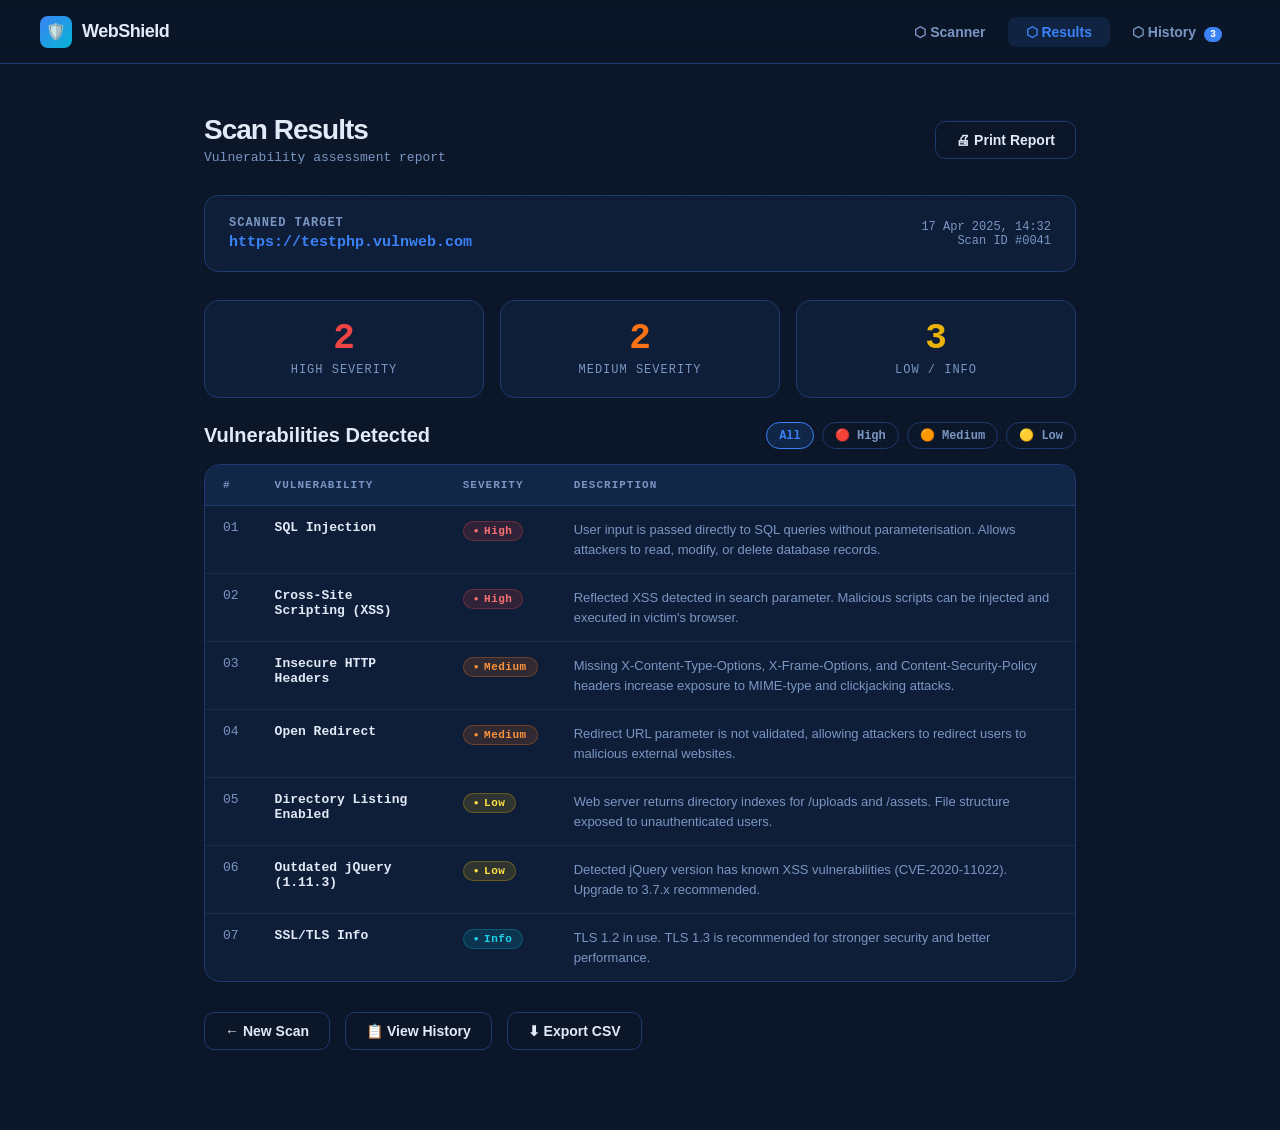
<file: templates/results.html>
<!DOCTYPE html>
<html lang="en">
<head>
  <meta charset="UTF-8">
  <meta name="viewport" content="width=device-width, initial-scale=1.0">
  <title>Scan Results — WebShield</title>
  <link rel="stylesheet" href="../static/style.css">
</head>
<body onload="initResultsPage()"> <!-- FIX 1: Added onload to trigger the script -->

<nav>
  <a class="nav-logo" href="index.html" style="text-decoration:none; color:inherit;">
    <div class="shield">🛡️</div>
    WebShield
  </a>
  <div class="nav-links">
    <a href="index.html"   class="nav-btn">⬡ Scanner</a>
    <a href="results.html" class="nav-btn active">⬡ Results</a>
    <a href="history.html" class="nav-btn">⬡ History <span class="nav-badge" id="histBadge">0</span></a>
  </div>
</nav>

<div class="container">
  <div class="page-heading" style="display:flex; justify-content:space-between; align-items:center; margin-bottom:30px;">
    <div>
      <h2 style="font-size:28px; font-weight:800;">Scan Results</h2>
      <p style="color:var(--muted)">Vulnerability assessment report</p>
    </div>
    <button class="btn-secondary" onclick="window.print()">🖨 Print Report</button>
  </div>

  <div class="target-banner">
    <div>
      <div class="field-label" style="margin-bottom:4px">Scanned Target</div>
      <div class="target-url" id="resultUrl" style="font-weight:700; color:var(--accent)">Loading...</div>
    </div>
    <div style="text-align:right">
      <div class="target-meta" id="resultTime">—</div>
      <div class="target-meta">Scan ID #<span id="resultId">—</span></div>
    </div>
  </div>

  <div class="stats-row">
    <div class="stat-card">
      <div class="stat-val" style="color:var(--high)"   id="statHigh">0</div>
      <div class="stat-label">High Severity</div>
    </div>
    <div class="stat-card">
      <div class="stat-val" style="color:var(--medium)" id="statMedium">0</div>
      <div class="stat-label">Medium Severity</div>
    </div>
    <div class="stat-card">
      <div class="stat-val" style="color:var(--low)"    id="statLow">0</div>
      <div class="stat-label">Low / Info</div>
    </div>
  </div>

  <div class="results-header" style="display:flex; justify-content:space-between; align-items:center; margin-bottom:15px;">
    <div class="results-title" style="font-weight:700;">Vulnerabilities Detected</div>
    <div class="filter-chips">
      <!-- FIX 2: Added onclick="filterResults(...)" to all chips -->
      <button class="chip active" onclick="filterResults('all', this)">All</button>
      <button class="chip" onclick="filterResults('High', this)">🔴 High</button>
      <button class="chip" onclick="filterResults('Medium', this)">🟠 Medium</button>
      <button class="chip" onclick="filterResults('Low', this)">🟡 Low</button>
    </div>
  </div>

  <div class="results-table-wrap" id="resultsTable">
    <!-- This will be filled by script.js -->
    <p style="padding:40px; text-align:center; color:var(--muted)">No data found. Please run a scan first.</p>
  </div>

  <div class="actions-row" style="margin-top:30px; display:flex; gap:15px;">
    <a href="index.html" class="btn-secondary" style="text-decoration:none;">← New Scan</a>
    <a href="history.html" class="btn-secondary" style="text-decoration:none;">📋 View History</a>
    <!-- FIX 3: Added id for export functionality -->
    <button class="btn-secondary" onclick="exportToCSV()">⬇ Export CSV</button>
  </div>
</div>

<div class="toast" id="toast"></div>

<!-- Include the logic script -->
<script src="../static/script.js"></script>

</body>
</html>
</file>
<file: static/style.css>
:root {
  --navy:    #0B1628;
  --navy2:   #0F1E38;
  --blue:    #1A3A6B;
  --accent:  #3B82F6;
  --cyan:    #06B6D4;
  --glow:    #3B82F640;
  --text:    #E2EAF8;
  --muted:   #7A96C2;
  --card:    #0F1E38;
  --border:  #1E3A6E;
  --high:    #EF4444;
  --medium:  #F97316;
  --low:     #EAB308;
  --info:    #06B6D4;
  --safe:    #22C55E;
  --mono:    'Courier New', Courier, monospace;
  --sans:    'Segoe UI', Arial, sans-serif;
}

* { margin: 0; padding: 0; box-sizing: border-box; }

body {
  font-family: var(--sans);
  background: var(--navy);
  color: var(--text);
  min-height: 100vh;
  overflow-x: hidden;
}

body::before {
  content: '';
  position: fixed;
  inset: 0;
  background-image:
    linear-gradient(rgba(59,130,246,0.04) 1px, transparent 1px),
    linear-gradient(90deg, rgba(59,130,246,0.04) 1px, transparent 1px);
  background-size: 40px 40px;
  pointer-events: none;
  z-index: 0;
}

/* ── NAV ── */
nav {
  position: sticky;
  top: 0;
  z-index: 100;
  background: rgba(11,22,40,0.92);
  border-bottom: 1px solid var(--border);
  display: flex;
  align-items: center;
  justify-content: space-between;
  padding: 0 40px;
  height: 64px;
}

.nav-logo {
  display: flex;
  align-items: center;
  gap: 10px;
  font-size: 18px;
  font-weight: 800;
  letter-spacing: -0.5px;
  color: var(--text);
  text-decoration: none;
}

.nav-logo .shield {
  width: 32px;
  height: 32px;
  background: linear-gradient(135deg, var(--accent), var(--cyan));
  border-radius: 8px;
  display: flex;
  align-items: center;
  justify-content: center;
  font-size: 16px;
}

.nav-links { display: flex; gap: 4px; }

.nav-btn {
  padding: 7px 18px;
  border-radius: 8px;
  border: none;
  font-family: var(--sans);
  font-size: 14px;
  font-weight: 600;
  cursor: pointer;
  transition: all 0.2s;
  background: transparent;
  color: var(--muted);
  text-decoration: none;
  display: inline-block;
}

.nav-btn:hover  { color: var(--text);   background: rgba(59,130,246,0.1); }
.nav-btn.active { color: var(--accent); background: rgba(59,130,246,0.12); }

.nav-badge {
  background: var(--accent);
  color: white;
  font-size: 10px;
  font-weight: 700;
  padding: 2px 6px;
  border-radius: 10px;
  margin-left: 4px;
  font-family: var(--mono);
}

/* ── CONTAINER ── */
.container {
  max-width: 920px;
  margin: 0 auto;
  padding: 50px 24px 80px;
  position: relative;
  z-index: 1;
}

/* ── HERO ── */
.hero {
  text-align: center;
  margin-bottom: 50px;
}

.hero-tag {
  display: inline-flex;
  align-items: center;
  gap: 8px;
  background: rgba(59,130,246,0.1);
  border: 1px solid rgba(59,130,246,0.3);
  color: var(--accent);
  font-size: 12px;
  font-weight: 600;
  letter-spacing: 1.5px;
  text-transform: uppercase;
  padding: 6px 14px;
  border-radius: 20px;
  margin-bottom: 24px;
  font-family: var(--mono);
}

.hero-tag::before {
  content: '●';
  font-size: 8px;
  animation: pulse 2s infinite;
}

@keyframes pulse { 0%,100%{ opacity:1 } 50%{ opacity:0.3 } }

.hero h1 {
  font-size: clamp(36px, 6vw, 58px);
  font-weight: 800;
  letter-spacing: -2px;
  line-height: 1.05;
  margin-bottom: 18px;
  color: var(--text);
}

.hero h1 span {
  background: linear-gradient(135deg, #60A5FA, var(--cyan));
  -webkit-background-clip: text;
  -webkit-text-fill-color: transparent;
  background-clip: text;
}

.hero p {
  color: var(--muted);
  font-size: 16px;
  line-height: 1.7;
  max-width: 520px;
  margin: 0 auto;
  font-family: var(--mono);
}

/* ── SCAN CARD ── */
.scan-card {
  background: var(--card);
  border: 1px solid var(--border);
  border-radius: 20px;
  padding: 40px;
  box-shadow: 0 0 60px rgba(59,130,246,0.06), 0 20px 40px rgba(0,0,0,0.3);
  margin-bottom: 24px;
  position: relative;
  overflow: hidden;
}

.scan-card::before {
  content: '';
  position: absolute;
  top: -1px; left: 20px; right: 20px; height: 2px;
  background: linear-gradient(90deg, transparent, var(--accent), var(--cyan), transparent);
  border-radius: 2px;
}

.card-title {
  font-size: 20px;
  font-weight: 700;
  margin-bottom: 28px;
  display: flex;
  align-items: center;
  gap: 10px;
}

.card-title .icon {
  width: 36px; height: 36px;
  background: linear-gradient(135deg, var(--accent), var(--cyan));
  border-radius: 10px;
  display: flex;
  align-items: center;
  justify-content: center;
  font-size: 18px;
}

.field-label {
  display: block;
  font-size: 12px;
  font-weight: 700;
  letter-spacing: 1px;
  text-transform: uppercase;
  color: var(--muted);
  margin-bottom: 8px;
  font-family: var(--mono);
}

.url-input-wrap {
  display: flex;
  border: 1.5px solid var(--border);
  border-radius: 12px;
  background: var(--navy);
  overflow: hidden;
  margin-bottom: 20px;
  transition: border-color 0.2s, box-shadow 0.2s;
}

.url-input-wrap:focus-within {
  border-color: var(--accent);
  box-shadow: 0 0 0 3px rgba(59,130,246,0.15);
}

.url-prefix {
  padding: 14px 16px;
  background: rgba(59,130,246,0.08);
  border-right: 1px solid var(--border);
  color: var(--muted);
  font-family: var(--mono);
  font-size: 13px;
  user-select: none;
}

.url-input {
  flex: 1;
  padding: 14px 16px;
  background: transparent;
  border: none;
  outline: none;
  color: var(--text);
  font-family: var(--mono);
  font-size: 14px;
}

.url-input::placeholder { color: #3A5580; }

/* ── DISCLAIMER ── */
.disclaimer {
  background: rgba(250,204,21,0.06);
  border: 1px solid rgba(250,204,21,0.2);
  border-radius: 12px;
  padding: 16px 18px;
  display: flex;
  gap: 14px;
  align-items: flex-start;
  margin-bottom: 28px;
  cursor: pointer;
  transition: background 0.2s;
  user-select: none;
}

.disclaimer:hover { background: rgba(250,204,21,0.09); }
.disclaimer input[type="checkbox"] { display: none; }

.check-box {
  width: 20px; height: 20px;
  border: 2px solid rgba(250,204,21,0.4);
  border-radius: 6px;
  flex-shrink: 0;
  margin-top: 1px;
  display: flex;
  align-items: center;
  justify-content: center;
  transition: all 0.2s;
  background: transparent;
}

.disclaimer.checked .check-box {
  background: #EAB308;
  border-color: #EAB308;
}

.disclaimer.checked .check-box::after {
  content: '✓';
  font-size: 13px;
  color: #000;
  font-weight: 800;
}

.disclaimer-text {
  font-size: 13px;
  color: #C9A227;
  line-height: 1.6;
  font-family: var(--mono);
}

.disclaimer-text strong { color: #F59E0B; }

/* ── SCAN BUTTON ── */
.btn-scan {
  width: 100%;
  padding: 16px;
  border: none;
  border-radius: 12px;
  background: linear-gradient(135deg, var(--accent) 0%, #1D4ED8 100%);
  color: white;
  font-family: var(--sans);
  font-size: 16px;
  font-weight: 700;
  cursor: pointer;
  transition: all 0.2s;
  position: relative;
  overflow: hidden;
  letter-spacing: 0.5px;
}

.btn-scan::before {
  content: '';
  position: absolute;
  inset: 0;
  background: linear-gradient(135deg, rgba(255,255,255,0.1), transparent);
  opacity: 0;
  transition: opacity 0.2s;
}

.btn-scan:hover::before { opacity: 1; }
.btn-scan:hover { transform: translateY(-1px); box-shadow: 0 8px 24px rgba(59,130,246,0.35); }
.btn-scan:active { transform: translateY(0); }
.btn-scan:disabled { background: #2A3A55; cursor: not-allowed; color: var(--muted); transform: none; box-shadow: none; }

/* ── PROGRESS ── */
.scan-progress { display: none; margin-top: 24px; }
.scan-progress.show { display: block; animation: fadeIn 0.3s ease; }

@keyframes fadeIn {
  from { opacity: 0; transform: translateY(12px); }
  to   { opacity: 1; transform: translateY(0); }
}

.progress-bar-wrap {
  height: 6px;
  background: var(--navy);
  border-radius: 3px;
  overflow: hidden;
  margin-bottom: 12px;
}

.progress-bar {
  height: 100%;
  width: 0%;
  background: linear-gradient(90deg, var(--accent), var(--cyan));
  border-radius: 3px;
  transition: width 0.4s ease;
  position: relative;
}

.progress-bar::after {
  content: '';
  position: absolute;
  right: 0; top: 0; bottom: 0; width: 40px;
  background: linear-gradient(90deg, transparent, rgba(255,255,255,0.4));
}

.progress-steps {
  display: grid;
  grid-template-columns: repeat(4, 1fr);
  gap: 8px;
}

.progress-step {
  background: var(--navy);
  border: 1px solid var(--border);
  border-radius: 8px;
  padding: 10px;
  text-align: center;
  font-family: var(--mono);
  font-size: 11px;
  color: var(--muted);
  transition: all 0.3s;
}

.progress-step.done    { border-color: var(--safe);   color: var(--safe);   background: rgba(34,197,94,0.06); }
.progress-step.running { border-color: var(--accent);  color: var(--accent);  background: rgba(59,130,246,0.08); }

.step-icon { font-size: 18px; margin-bottom: 4px; display: block; }

/* ── STATS ROW ── */
.stats-row {
  display: grid;
  grid-template-columns: repeat(3, 1fr);
  gap: 16px;
  margin-bottom: 24px;
}

.stat-card {
  background: var(--card);
  border: 1px solid var(--border);
  border-radius: 14px;
  padding: 20px;
  text-align: center;
}

.stat-val {
  font-size: 36px;
  font-weight: 800;
  font-family: var(--mono);
  line-height: 1;
  margin-bottom: 6px;
}

.stat-label {
  font-size: 12px;
  text-transform: uppercase;
  letter-spacing: 1px;
  color: var(--muted);
  font-family: var(--mono);
}

/* ── RESULTS TABLE ── */
.results-header {
  display: flex;
  align-items: center;
  justify-content: space-between;
  margin-bottom: 16px;
  flex-wrap: wrap;
  gap: 12px;
}

.results-title { font-size: 20px; font-weight: 700; }

.filter-chips { display: flex; gap: 8px; flex-wrap: wrap; }

.chip {
  padding: 5px 12px;
  border-radius: 20px;
  border: 1px solid var(--border);
  font-size: 12px;
  font-weight: 600;
  cursor: pointer;
  background: transparent;
  color: var(--muted);
  font-family: var(--mono);
  transition: all 0.2s;
}

.chip:hover  { border-color: var(--accent); color: var(--accent); }
.chip.active { background: rgba(59,130,246,0.15); border-color: var(--accent); color: var(--accent); }

.results-table-wrap {
  background: var(--card);
  border: 1px solid var(--border);
  border-radius: 16px;
  overflow: hidden;
}

table { width: 100%; border-collapse: collapse; }

thead tr {
  background: rgba(59,130,246,0.08);
  border-bottom: 1px solid var(--border);
}

th {
  padding: 14px 18px;
  font-size: 11px;
  font-weight: 700;
  text-transform: uppercase;
  letter-spacing: 1px;
  color: var(--muted);
  text-align: left;
  font-family: var(--mono);
}

td {
  padding: 14px 18px;
  font-size: 14px;
  border-bottom: 1px solid rgba(30,58,110,0.5);
  vertical-align: top;
  color: var(--text);
}

tr:last-child td { border-bottom: none; }
tr:hover td { background: rgba(59,130,246,0.04); }

.vuln-type { font-family: var(--mono); font-weight: 600; font-size: 13px; }
.vuln-desc { color: var(--muted); font-size: 13px; line-height: 1.5; }
.td-num    { color: var(--muted); font-family: var(--mono); font-size: 13px; }

/* ── BADGES ── */
.badge {
  display: inline-flex;
  align-items: center;
  gap: 5px;
  padding: 3px 10px;
  border-radius: 20px;
  font-size: 11px;
  font-weight: 700;
  font-family: var(--mono);
  letter-spacing: 0.5px;
}

.badge::before { content: '●'; font-size: 8px; }

.badge-high   { background: rgba(239,68,68,0.15);  color: #F87171; border: 1px solid rgba(239,68,68,0.3); }
.badge-medium { background: rgba(249,115,22,0.15); color: #FB923C; border: 1px solid rgba(249,115,22,0.3); }
.badge-low    { background: rgba(234,179,8,0.15);  color: #FDE047; border: 1px solid rgba(234,179,8,0.3); }
.badge-info   { background: rgba(6,182,212,0.15);  color: #22D3EE; border: 1px solid rgba(6,182,212,0.3); }
.badge-safe   { background: rgba(34,197,94,0.15);  color: #4ADE80; border: 1px solid rgba(34,197,94,0.3); }

/* ── NO ISSUES ── */
.no-issues { text-align: center; padding: 48px; }
.no-issues .icon { font-size: 48px; margin-bottom: 12px; }
.no-issues h3 { color: var(--safe); margin-bottom: 8px; font-size: 18px; }
.no-issues p  { color: var(--muted); font-size: 14px; font-family: var(--mono); }

/* ── TARGET BANNER ── */
.target-banner {
  background: var(--card);
  border: 1px solid var(--border);
  border-radius: 14px;
  padding: 20px 24px;
  display: flex;
  align-items: center;
  justify-content: space-between;
  margin-bottom: 28px;
  flex-wrap: wrap;
  gap: 12px;
}

.target-url  { font-family: var(--mono); font-size: 15px; font-weight: 600; color: var(--accent); }
.target-meta { font-family: var(--mono); font-size: 12px; color: var(--muted); }

/* ── PAGE HEADING ── */
.page-heading {
  display: flex;
  align-items: center;
  justify-content: space-between;
  margin-bottom: 28px;
  flex-wrap: wrap;
  gap: 12px;
}

.page-heading h2 { font-size: 26px; font-weight: 800; letter-spacing: -1px; }
.page-heading p  { color: var(--muted); font-size: 13px; font-family: var(--mono); margin-top: 4px; }

/* ── HISTORY ITEMS ── */
.history-item {
  background: var(--card);
  border: 1px solid var(--border);
  border-radius: 14px;
  padding: 20px 24px;
  margin-bottom: 12px;
  display: flex;
  align-items: center;
  gap: 16px;
  cursor: pointer;
  transition: all 0.2s;
}

.history-item:hover {
  border-color: var(--accent);
  background: rgba(59,130,246,0.04);
  transform: translateX(4px);
}

.history-icon {
  width: 44px; height: 44px;
  border-radius: 12px;
  display: flex; align-items: center; justify-content: center;
  font-size: 20px;
  flex-shrink: 0;
}

.history-icon.danger  { background: rgba(239,68,68,0.12); }
.history-icon.warning { background: rgba(249,115,22,0.12); }
.history-icon.safe    { background: rgba(34,197,94,0.12); }

.history-info { flex: 1; min-width: 0; }

.history-url {
  font-family: var(--mono);
  font-size: 14px;
  font-weight: 600;
  color: var(--text);
  white-space: nowrap;
  overflow: hidden;
  text-overflow: ellipsis;
  margin-bottom: 4px;
}

.history-time { font-size: 12px; color: var(--muted); font-family: var(--mono); }

.history-badges { display: flex; gap: 8px; flex-wrap: wrap; align-items: center; }

.count-chip {
  padding: 4px 10px;
  border-radius: 8px;
  font-size: 12px;
  font-family: var(--mono);
  font-weight: 600;
}

.count-chip.h { background: rgba(239,68,68,0.15);  color: #F87171; }
.count-chip.m { background: rgba(249,115,22,0.15); color: #FB923C; }
.count-chip.l { background: rgba(234,179,8,0.15);  color: #FDE047; }
.count-chip.c { background: rgba(34,197,94,0.15);  color: #4ADE80; }

/* ── BUTTONS ── */
.btn-secondary {
  display: inline-flex;
  align-items: center;
  gap: 8px;
  padding: 10px 20px;
  border-radius: 10px;
  border: 1px solid var(--border);
  background: transparent;
  color: var(--text);
  font-family: var(--sans);
  font-size: 14px;
  font-weight: 600;
  cursor: pointer;
  transition: all 0.2s;
  text-decoration: none;
}

.btn-secondary:hover { border-color: var(--accent); color: var(--accent); background: rgba(59,130,246,0.06); }

.actions-row { display: flex; gap: 12px; margin-top: 24px; flex-wrap: wrap; }

/* ── EMPTY STATE ── */
.empty-state { text-align: center; padding: 80px 24px; }
.empty-state .icon { font-size: 64px; margin-bottom: 20px; opacity: 0.5; }
.empty-state h3 { font-size: 20px; color: var(--muted); margin-bottom: 8px; }
.empty-state p  { color: #3A5580; font-size: 14px; font-family: var(--mono); }

/* ── SEARCH ── */
.search-wrap { position: relative; margin-bottom: 20px; }

.search-icon {
  position: absolute;
  left: 14px; top: 50%;
  transform: translateY(-50%);
  color: var(--muted);
  font-size: 16px;
  pointer-events: none;
}

.search-input {
  width: 100%;
  padding: 12px 16px 12px 42px;
  background: var(--card);
  border: 1px solid var(--border);
  border-radius: 12px;
  color: var(--text);
  font-family: var(--mono);
  font-size: 14px;
  outline: none;
  transition: border-color 0.2s;
}

.search-input:focus { border-color: var(--accent); }
.search-input::placeholder { color: var(--muted); }

/* ── FOOTER ── */
.footer-note {
  text-align: center;
  margin-top: 60px;
  color: var(--muted);
  font-size: 12px;
  font-family: var(--mono);
  line-height: 1.9;
}

/* ── TOAST ── */
.toast {
  position: fixed;
  bottom: 28px; right: 28px;
  background: var(--card);
  border: 1px solid var(--border);
  border-radius: 12px;
  padding: 14px 20px;
  font-size: 14px;
  font-family: var(--mono);
  color: var(--text);
  z-index: 999;
  opacity: 0;
  transform: translateY(12px);
  transition: all 0.3s;
  pointer-events: none;
  box-shadow: 0 8px 24px rgba(0,0,0,0.4);
}

.toast.show { opacity: 1; transform: translateY(0); }

/* ── RESPONSIVE ── */
@media (max-width: 640px) {
  nav { padding: 0 16px; }
  .container { padding: 30px 16px 60px; }
  .scan-card { padding: 24px; }
  .stats-row { grid-template-columns: 1fr; }
  .progress-steps { grid-template-columns: repeat(2,1fr); }
  .history-badges { display: none; }
  .page-heading { flex-direction: column; }
  .results-header { flex-direction: column; align-items: flex-start; }
}
</file>
